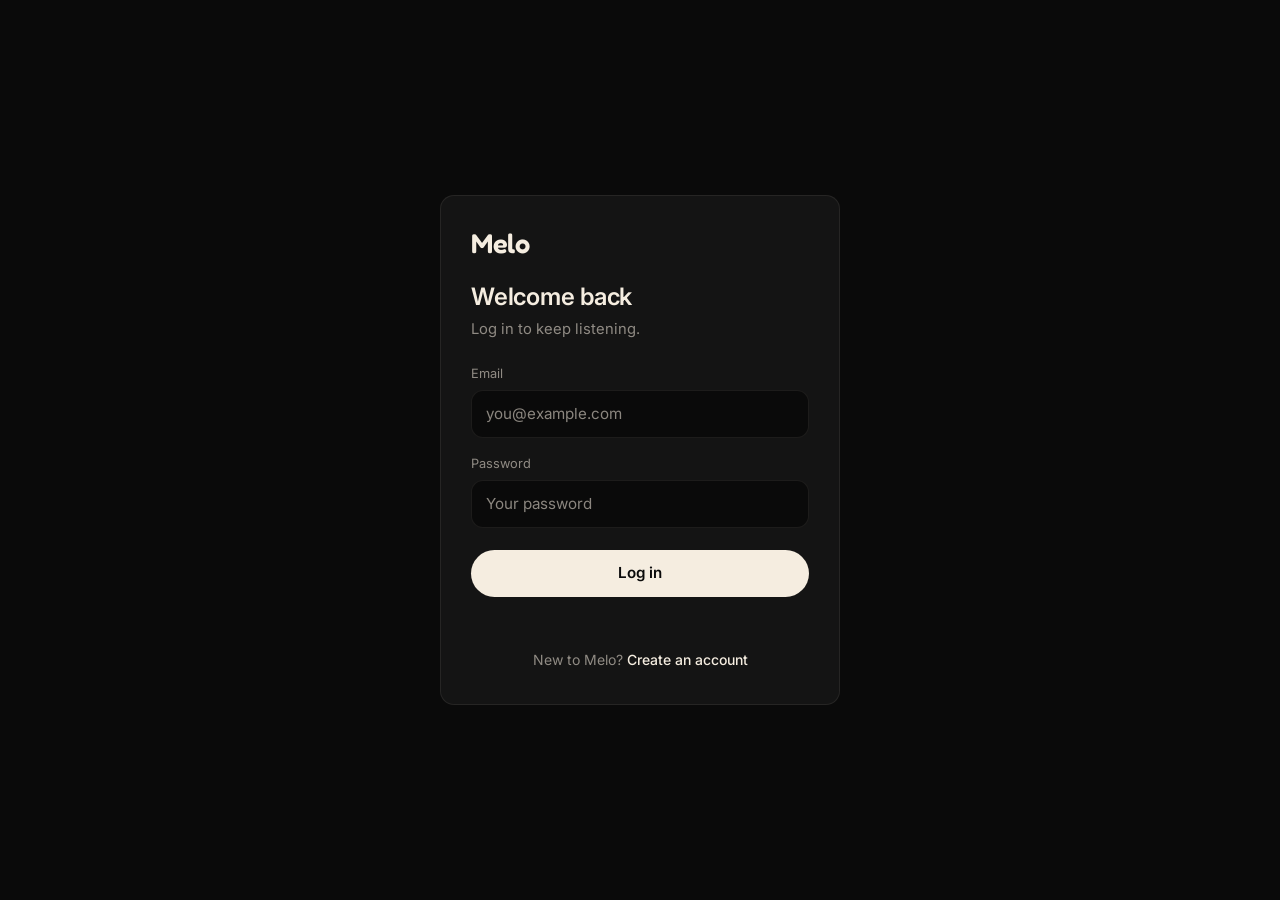
<file: frontend/index.html>
<!DOCTYPE html>
<html lang="en">
<head>
  <meta charset="UTF-8" />
  <meta name="viewport" content="width=device-width, initial-scale=1.0" />
  <title>Melo</title>
  <link rel="icon" href="data:image/svg+xml,<svg xmlns='http://www.w3.org/2000/svg' viewBox='0 0 100 100'><circle cx='50' cy='50' r='42' fill='%23F5EDE0'/></svg>" />
  <link rel="preconnect" href="https://fonts.googleapis.com" />
  <link rel="preconnect" href="https://fonts.gstatic.com" crossorigin />
  <link href="https://fonts.googleapis.com/css2?family=Fredoka:wght@500;600&family=Inter:wght@400;500;600&display=swap" rel="stylesheet" />
  <link rel="stylesheet" href="css/base.css" />
  <link rel="stylesheet" href="css/layout.css" />
  <link rel="stylesheet" href="css/player.css" />
</head>
<body>

  <a class="skip-link" href="#main-content">Skip to content</a>

  <div id="app">
    <aside id="sidebar" data-auth-href="pages/login.html">
      <a class="logo" href="index.html" aria-label="Melo home">Melo</a>
      <nav aria-label="Primary">
        <a href="index.html" class="active" aria-current="page">
          <svg class="icon" viewBox="0 0 24 24" aria-hidden="true"><path d="M3.5 10.6 12 3.6l8.5 7"/><path d="M5.6 9.6V19a1 1 0 0 0 1 1h3.2v-5.2h4.4V20h3.2a1 1 0 0 0 1-1V9.6"/></svg>
          <span>Home</span>
        </a>
        <a href="pages/search.html">
          <svg class="icon" viewBox="0 0 24 24" aria-hidden="true"><circle cx="11" cy="11" r="6.5"/><path d="m16 16 4.5 4.5"/></svg>
          <span>Search</span>
        </a>
        <a href="pages/library.html">
          <svg class="icon" viewBox="0 0 24 24" aria-hidden="true"><rect x="3.6" y="4.5" width="2.8" height="15" rx="1.2"/><rect x="9" y="4.5" width="2.8" height="15" rx="1.2"/><path d="M14.6 5.8 19 18"/></svg>
          <span>Your Library</span>
        </a>
      </nav>
      <div class="side-account" id="account-slot"></div>
    </aside>

    <main id="main-content">
      <header class="greeting">
        <p class="eyebrow" id="today-label">Today</p>
        <h1 id="greeting">Good evening</h1>
        <p class="sub">Nothing urgent. Press play and let it breathe.</p>
      </header>

      <section class="section" aria-labelledby="recent-heading">
        <div class="section-head">
          <h2 class="section-title" id="recent-heading">Recently played</h2>
          <a class="section-link" href="pages/library.html">See all</a>
        </div>
        <div class="card-row" id="recent-row" aria-busy="true"></div>
      </section>

      <section class="section" aria-labelledby="made-heading">
        <div class="section-head">
          <h2 class="section-title" id="made-heading">Made for you</h2>
        </div>
        <div class="card-grid" id="made-grid" aria-busy="true"></div>
      </section>
    </main>
  </div>

  <footer id="player-bar" aria-label="Player">
    <audio id="audio-player" preload="metadata"></audio>

    <div class="np" id="now-playing">
      <div class="np-cover" id="np-cover" aria-hidden="true"></div>
      <div class="np-meta" aria-live="polite">
        <span class="np-title" id="np-title">No track playing</span>
        <span class="np-artist" id="np-artist">Pick something you love</span>
      </div>
      <button type="button" class="icon-btn np-like" id="like-btn" data-like="" aria-label="Save to Liked Songs" aria-pressed="false">
        <svg class="icon" viewBox="0 0 24 24" aria-hidden="true"><path d="M20.8 4.6a5.5 5.5 0 0 0-7.8 0L12 5.7l-1.1-1.1a5.5 5.5 0 0 0-7.8 7.8l1.1 1.1L12 21.2l7.8-7.8 1.1-1.1a5.5 5.5 0 0 0 0-7.7z"/></svg>
      </button>
    </div>

    <div class="player-center">
      <div class="controls">
        <button type="button" class="icon-btn ctrl-extra" id="shuffle-btn" aria-label="Shuffle" aria-pressed="false">
          <svg class="icon" viewBox="0 0 24 24" aria-hidden="true"><path d="M16 3h5v5"/><path d="M4 20 21 3"/><path d="M21 16v5h-5"/><path d="m15 15 6 6"/><path d="m4 4 5 5"/></svg>
        </button>
        <button type="button" class="icon-btn" id="prev-btn" aria-label="Previous track">
          <svg class="icon" viewBox="0 0 24 24" aria-hidden="true"><path d="M16 5.8v12.4L7 12z"/><path d="M4.8 5.8v12.4"/></svg>
        </button>
        <button type="button" class="play-btn" id="play-pause-btn" aria-label="Play">
          <svg class="icon i-play" viewBox="0 0 24 24" aria-hidden="true"><path d="M8.5 5.6v12.8L19 12z"/></svg>
          <svg class="icon i-pause" viewBox="0 0 24 24" aria-hidden="true"><path d="M9.5 5.5v13"/><path d="M14.5 5.5v13"/></svg>
        </button>
        <button type="button" class="icon-btn" id="next-btn" aria-label="Next track">
          <svg class="icon" viewBox="0 0 24 24" aria-hidden="true"><path d="M8 5.8v12.4L17 12z"/><path d="M19.2 5.8v12.4"/></svg>
        </button>
        <button type="button" class="icon-btn ctrl-extra" id="repeat-btn" aria-label="Repeat" aria-pressed="false">
          <svg class="icon" viewBox="0 0 24 24" aria-hidden="true"><path d="M17 2l4 4-4 4"/><path d="M3 11V9a4 4 0 0 1 4-4h14"/><path d="M7 22l-4-4 4-4"/><path d="M21 13v2a4 4 0 0 1-4 4H3"/></svg>
        </button>
      </div>
      <div class="progress-row">
        <span class="time" id="current-time">0:00</span>
        <div class="slider-wrap">
          <div class="slider-track"><div class="slider-fill" id="progress-fill"></div></div>
          <input type="range" class="slider" id="progress-bar" min="0" max="100" step="0.1" value="0" aria-label="Seek" />
        </div>
        <span class="time" id="duration">0:00</span>
      </div>
    </div>

    <div class="player-right">
      <svg class="icon" viewBox="0 0 24 24" aria-hidden="true"><path d="M11 5 6.5 9H3v6h3.5L11 19z"/><path d="M15.5 8.5a5 5 0 0 1 0 7"/><path d="M18.5 5.5a9 9 0 0 1 0 13"/></svg>
      <div class="slider-wrap">
        <div class="slider-track"><div class="slider-fill" id="volume-fill"></div></div>
        <input type="range" class="slider" id="volume-slider" min="0" max="1" step="0.01" value="0.8" aria-label="Volume" />
      </div>
    </div>
  </footer>

  <script src="js/api.js"></script>
  <script src="js/player.js"></script>
  <script src="js/app.js"></script>
</body>
</html>
</file>
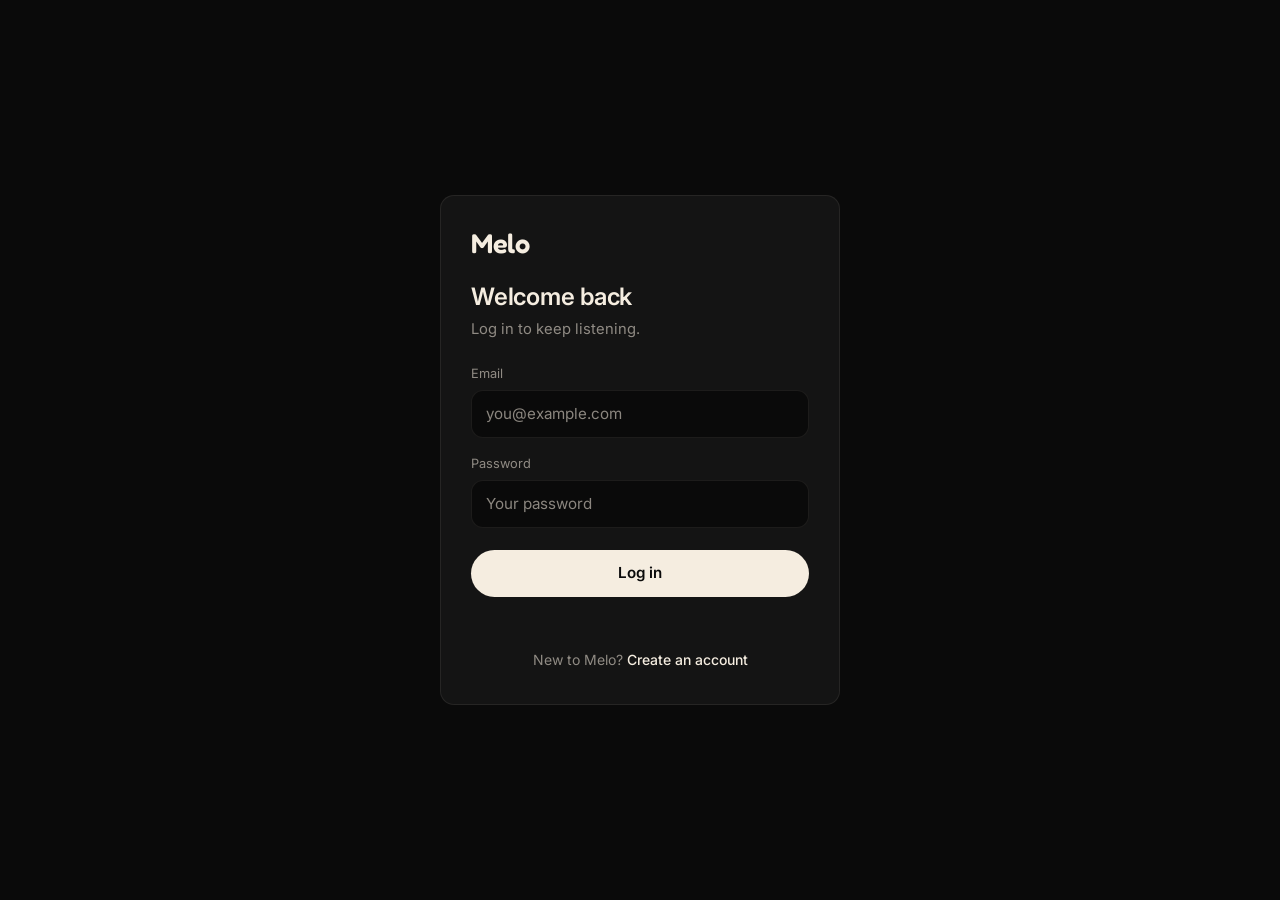
<file: frontend/pages/auth.html>
<!DOCTYPE html>
<html lang="en">
<head>
  <meta charset="UTF-8" />
  <meta name="viewport" content="width=device-width, initial-scale=1.0" />
  <meta http-equiv="refresh" content="0; url=login.html" />
  <title>Melo — Log in</title>
  <script>
    window.location.replace("login.html");
  </script>
</head>
<body>
  <p>Redirecting to <a href="login.html">log in</a>…</p>
</body>
</html>
</file>
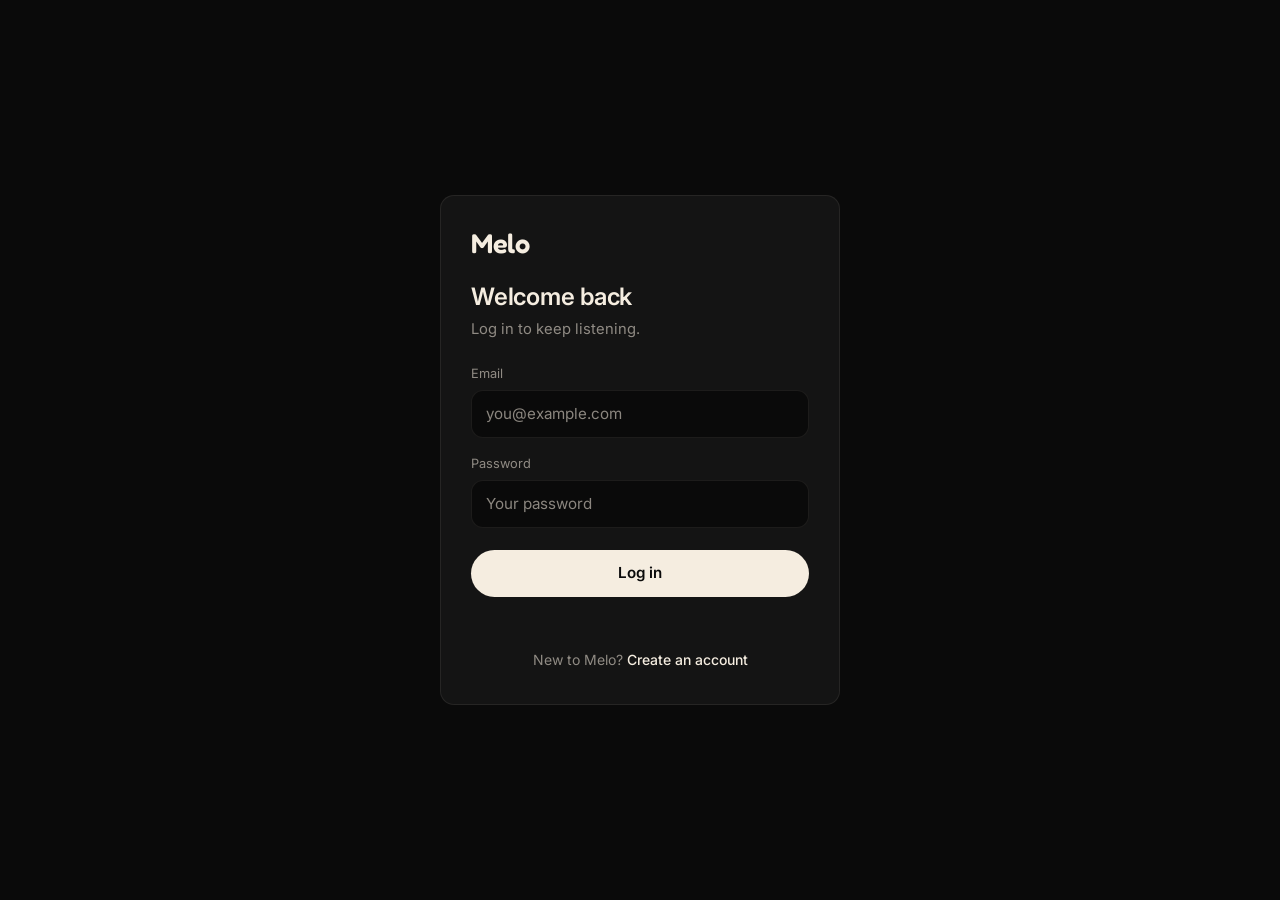
<file: frontend/pages/library.html>
<!DOCTYPE html>
<html lang="en">
<head>
  <meta charset="UTF-8" />
  <meta name="viewport" content="width=device-width, initial-scale=1.0" />
  <title>Melo — Your Library</title>
  <link rel="icon" href="data:image/svg+xml,<svg xmlns='http://www.w3.org/2000/svg' viewBox='0 0 100 100'><circle cx='50' cy='50' r='42' fill='%23F5EDE0'/></svg>" />
  <link rel="preconnect" href="https://fonts.googleapis.com" />
  <link rel="preconnect" href="https://fonts.gstatic.com" crossorigin />
  <link href="https://fonts.googleapis.com/css2?family=Fredoka:wght@500;600&family=Inter:wght@400;500;600&display=swap" rel="stylesheet" />
  <link rel="stylesheet" href="../css/base.css" />
  <link rel="stylesheet" href="../css/layout.css" />
  <link rel="stylesheet" href="../css/player.css" />
</head>
<body>

  <a class="skip-link" href="#main-content">Skip to content</a>

  <div id="app">
    <aside id="sidebar" data-auth-href="login.html">
      <a class="logo" href="../index.html" aria-label="Melo home">Melo</a>
      <nav aria-label="Primary">
        <a href="../index.html">
          <svg class="icon" viewBox="0 0 24 24" aria-hidden="true"><path d="M3.5 10.6 12 3.6l8.5 7"/><path d="M5.6 9.6V19a1 1 0 0 0 1 1h3.2v-5.2h4.4V20h3.2a1 1 0 0 0 1-1V9.6"/></svg>
          <span>Home</span>
        </a>
        <a href="search.html">
          <svg class="icon" viewBox="0 0 24 24" aria-hidden="true"><circle cx="11" cy="11" r="6.5"/><path d="m16 16 4.5 4.5"/></svg>
          <span>Search</span>
        </a>
        <a href="library.html" class="active" aria-current="page">
          <svg class="icon" viewBox="0 0 24 24" aria-hidden="true"><rect x="3.6" y="4.5" width="2.8" height="15" rx="1.2"/><rect x="9" y="4.5" width="2.8" height="15" rx="1.2"/><path d="M14.6 5.8 19 18"/></svg>
          <span>Your Library</span>
        </a>
      </nav>
      <div class="side-account" id="account-slot"></div>
    </aside>

    <main id="main-content">
      <header class="greeting">
        <p class="eyebrow">Your collection</p>
        <h1>Your Library</h1>
        <p class="sub">Playlists you made and songs you kept.</p>
      </header>

      <section class="upload-section" aria-labelledby="upload-heading">
        <div class="upload-card">
          <div class="upload-copy">
            <h2 class="upload-title" id="upload-heading">Upload a track</h2>
            <p class="sub">Add an audio file to your collection.</p>
          </div>
          <form id="upload-form" class="upload-form" enctype="multipart/form-data">
            <div class="upload-grid">
              <label class="field">
                <span class="field-label">Title</span>
                <input type="text" name="title" placeholder="e.g. Midnight Drive" maxlength="255" required />
              </label>
              <label class="field">
                <span class="field-label">Artist</span>
                <input type="text" name="artist" placeholder="e.g. The Night Owls" maxlength="255" required />
              </label>
              <label class="field upload-file-field">
                <span class="field-label">Audio file</span>
                <input type="file" name="file" accept=".mp3,.wav,.ogg,.flac,audio/*" required />
              </label>
            </div>
            <div class="upload-actions">
              <p class="auth-message upload-message" id="upload-message" role="status" aria-live="polite"></p>
              <button type="submit" class="btn-primary upload-submit" id="upload-submit">Upload track</button>
            </div>
          </form>
        </div>
      </section>

      <div class="tabs" role="tablist" aria-label="Library sections">
        <button type="button" class="tab" id="tab-playlists" role="tab" aria-selected="true" aria-controls="panel-playlists">Playlists</button>
        <button type="button" class="tab" id="tab-liked" role="tab" aria-selected="false" aria-controls="panel-liked" tabindex="-1">Liked Songs</button>
      </div>

      <div id="panel-playlists" role="tabpanel" aria-labelledby="tab-playlists">
        <button type="button" class="btn-create-playlist" id="create-playlist-btn">+ Create playlist</button>
        <div id="playlists-content" aria-busy="true"></div>
      </div>
      <div id="panel-liked" role="tabpanel" aria-labelledby="tab-liked" hidden></div>

      <dialog id="create-playlist-dialog">
        <form id="create-playlist-form">
          <div class="auth-card">
            <h2 class="dialog-title">Create playlist</h2>
            <div class="field">
              <span class="field-label">Playlist name</span>
              <input type="text" name="name" placeholder="e.g. Late Night Drive" required minlength="1" maxlength="255" />
            </div>
            <div class="field">
              <label class="field-checkbox">
                <input type="checkbox" name="is_public" checked />
                <span>Public playlist</span>
              </label>
            </div>
            <p class="auth-message" id="create-playlist-message" role="status" aria-live="polite"></p>
            <div class="dialog-actions">
              <button type="button" class="btn-cancel" id="cancel-create-playlist">Cancel</button>
              <button type="submit" class="btn-primary" id="submit-create-playlist">Create</button>
            </div>
          </div>
        </form>
      </dialog>
    </main>
  </div>

  <footer id="player-bar" aria-label="Player">
    <audio id="audio-player" preload="metadata"></audio>

    <div class="np" id="now-playing">
      <div class="np-cover" id="np-cover" aria-hidden="true"></div>
      <div class="np-meta" aria-live="polite">
        <span class="np-title" id="np-title">No track playing</span>
        <span class="np-artist" id="np-artist">Pick something you love</span>
      </div>
      <button type="button" class="icon-btn np-like" id="like-btn" data-like="" aria-label="Save to Liked Songs" aria-pressed="false">
        <svg class="icon" viewBox="0 0 24 24" aria-hidden="true"><path d="M20.8 4.6a5.5 5.5 0 0 0-7.8 0L12 5.7l-1.1-1.1a5.5 5.5 0 0 0-7.8 7.8l1.1 1.1L12 21.2l7.8-7.8 1.1-1.1a5.5 5.5 0 0 0 0-7.7z"/></svg>
      </button>
    </div>

    <div class="player-center">
      <div class="controls">
        <button type="button" class="icon-btn ctrl-extra" id="shuffle-btn" aria-label="Shuffle" aria-pressed="false">
          <svg class="icon" viewBox="0 0 24 24" aria-hidden="true"><path d="M16 3h5v5"/><path d="M4 20 21 3"/><path d="M21 16v5h-5"/><path d="m15 15 6 6"/><path d="m4 4 5 5"/></svg>
        </button>
        <button type="button" class="icon-btn" id="prev-btn" aria-label="Previous track">
          <svg class="icon" viewBox="0 0 24 24" aria-hidden="true"><path d="M16 5.8v12.4L7 12z"/><path d="M4.8 5.8v12.4"/></svg>
        </button>
        <button type="button" class="play-btn" id="play-pause-btn" aria-label="Play">
          <svg class="icon i-play" viewBox="0 0 24 24" aria-hidden="true"><path d="M8.5 5.6v12.8L19 12z"/></svg>
          <svg class="icon i-pause" viewBox="0 0 24 24" aria-hidden="true"><path d="M9.5 5.5v13"/><path d="M14.5 5.5v13"/></svg>
        </button>
        <button type="button" class="icon-btn" id="next-btn" aria-label="Next track">
          <svg class="icon" viewBox="0 0 24 24" aria-hidden="true"><path d="M8 5.8v12.4L17 12z"/><path d="M19.2 5.8v12.4"/></svg>
        </button>
        <button type="button" class="icon-btn ctrl-extra" id="repeat-btn" aria-label="Repeat" aria-pressed="false">
          <svg class="icon" viewBox="0 0 24 24" aria-hidden="true"><path d="M17 2l4 4-4 4"/><path d="M3 11V9a4 4 0 0 1 4-4h14"/><path d="M7 22l-4-4 4-4"/><path d="M21 13v2a4 4 0 0 1-4 4H3"/></svg>
        </button>
      </div>
      <div class="progress-row">
        <span class="time" id="current-time">0:00</span>
        <div class="slider-wrap">
          <div class="slider-track"><div class="slider-fill" id="progress-fill"></div></div>
          <input type="range" class="slider" id="progress-bar" min="0" max="100" step="0.1" value="0" aria-label="Seek" />
        </div>
        <span class="time" id="duration">0:00</span>
      </div>
    </div>

    <div class="player-right">
      <svg class="icon" viewBox="0 0 24 24" aria-hidden="true"><path d="M11 5 6.5 9H3v6h3.5L11 19z"/><path d="M15.5 8.5a5 5 0 0 1 0 7"/><path d="M18.5 5.5a9 9 0 0 1 0 13"/></svg>
      <div class="slider-wrap">
        <div class="slider-track"><div class="slider-fill" id="volume-fill"></div></div>
        <input type="range" class="slider" id="volume-slider" min="0" max="1" step="0.01" value="0.8" aria-label="Volume" />
      </div>
    </div>
  </footer>

  <script src="../js/api.js"></script>
  <script src="../js/player.js"></script>
  <script src="../js/app.js"></script>
</body>
</html>
</file>
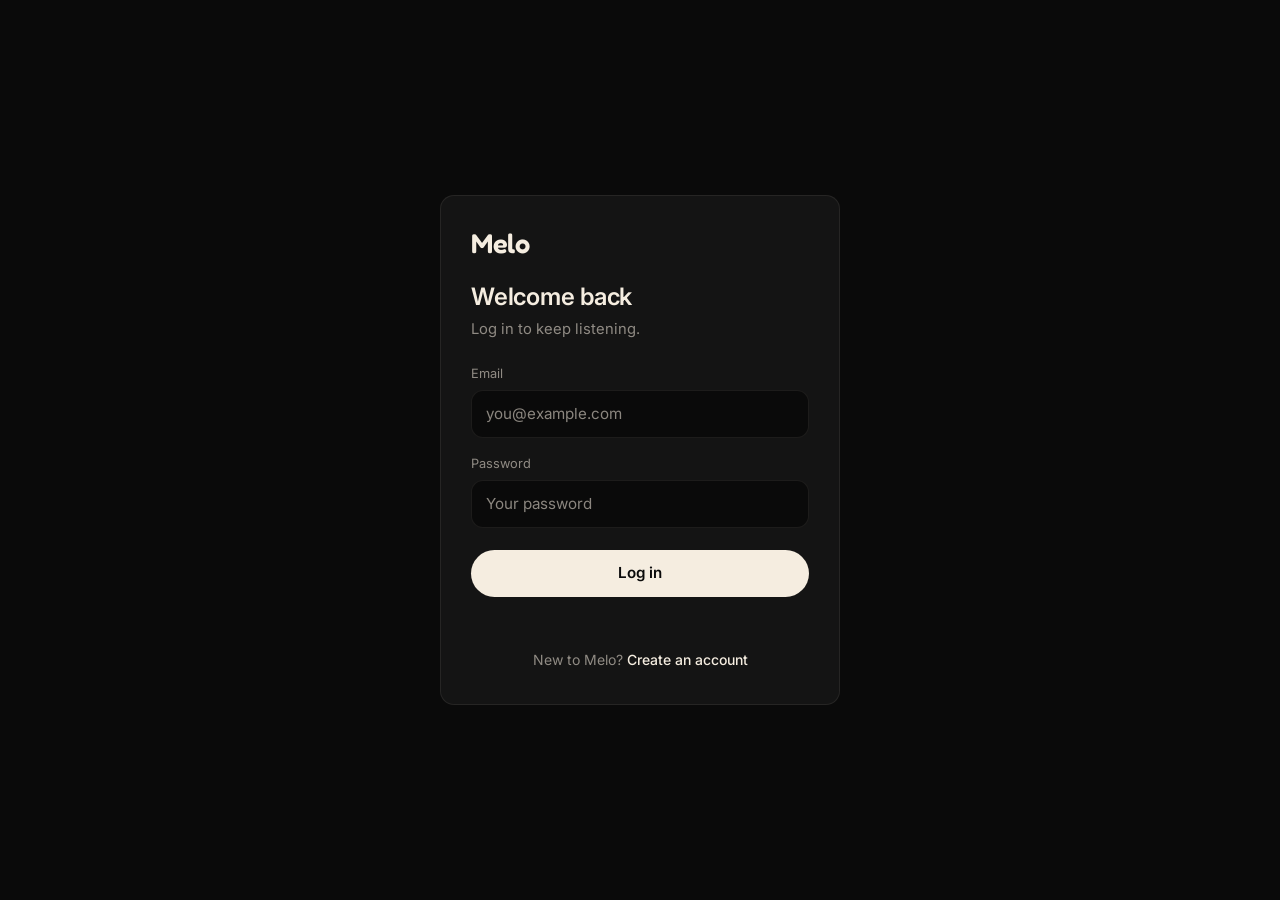
<file: frontend/pages/login.html>
<!DOCTYPE html>
<html lang="en">
<head>
  <meta charset="UTF-8" />
  <meta name="viewport" content="width=device-width, initial-scale=1.0" />
  <title>Melo — Log in</title>
  <link rel="icon" href="data:image/svg+xml,<svg xmlns='http://www.w3.org/2000/svg' viewBox='0 0 100 100'><circle cx='50' cy='50' r='42' fill='%23F5EDE0'/></svg>" />
  <link rel="preconnect" href="https://fonts.googleapis.com" />
  <link rel="preconnect" href="https://fonts.gstatic.com" crossorigin />
  <link href="https://fonts.googleapis.com/css2?family=Fredoka:wght@500;600&family=Inter:wght@400;500;600&display=swap" rel="stylesheet" />
  <link rel="stylesheet" href="../css/base.css" />
  <link rel="stylesheet" href="../css/layout.css" />
  <link rel="stylesheet" href="../css/player.css" />
</head>
<body>

  <a class="skip-link" href="#main-content">Skip to content</a>

  <div id="app">
    <main id="main-content" class="auth-main">
      <div class="auth-card">
        <a class="auth-logo" href="../index.html" aria-label="Melo home">Melo</a>

        <h1 class="auth-title">Welcome back</h1>
        <p class="auth-sub">Log in to keep listening.</p>

        <form id="login-form">
          <label class="field">
            <span class="field-label">Email</span>
            <input type="email" name="email" autocomplete="email" placeholder="you@example.com" required />
          </label>
          <label class="field">
            <span class="field-label">Password</span>
            <input type="password" name="password" autocomplete="current-password" placeholder="Your password" minlength="8" required />
          </label>
          <button type="submit" class="btn-primary" id="login-submit">Log in</button>
          <p class="auth-message" id="auth-message" role="alert" aria-live="assertive"></p>
        </form>

        <p class="auth-switch">New to Melo? <a href="signup.html">Create an account</a></p>
      </div>
    </main>
  </div>

  <script src="../js/api.js"></script>
  <script src="../js/app.js"></script>
</body>
</html>
</file>
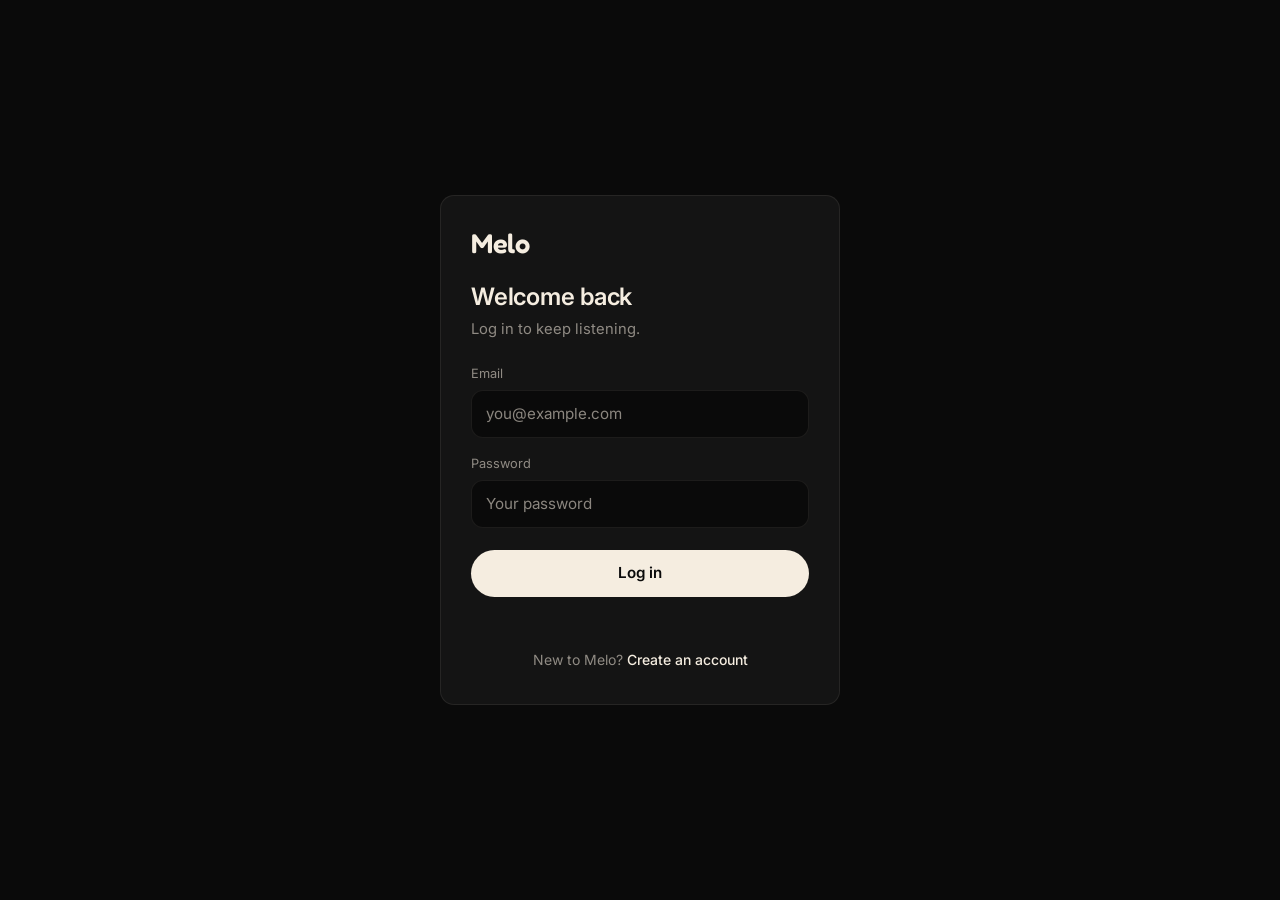
<file: frontend/pages/playlist.html>
<!DOCTYPE html>
<html lang="en">
<head>
  <meta charset="UTF-8" />
  <meta name="viewport" content="width=device-width, initial-scale=1.0" />
  <title>Melo — Playlist</title>
  <link rel="icon" href="data:image/svg+xml,<svg xmlns='http://www.w3.org/2000/svg' viewBox='0 0 100 100'><circle cx='50' cy='50' r='42' fill='%23F5EDE0'/></svg>" />
  <link rel="preconnect" href="https://fonts.googleapis.com" />
  <link rel="preconnect" href="https://fonts.gstatic.com" crossorigin />
  <link href="https://fonts.googleapis.com/css2?family=Fredoka:wght@500;600&family=Inter:wght@400;500;600&display=swap" rel="stylesheet" />
  <link rel="stylesheet" href="../css/base.css" />
  <link rel="stylesheet" href="../css/layout.css" />
  <link rel="stylesheet" href="../css/player.css" />
</head>
<body>

  <a class="skip-link" href="#main-content">Skip to content</a>

  <div id="app">
    <aside id="sidebar" data-auth-href="login.html">
      <a class="logo" href="../index.html" aria-label="Melo home">Melo</a>
      <nav aria-label="Primary">
        <a href="../index.html">
          <svg class="icon" viewBox="0 0 24 24" aria-hidden="true"><path d="M3.5 10.6 12 3.6l8.5 7"/><path d="M5.6 9.6V19a1 1 0 0 0 1 1h3.2v-5.2h4.4V20h3.2a1 1 0 0 0 1-1V9.6"/></svg>
          <span>Home</span>
        </a>
        <a href="search.html">
          <svg class="icon" viewBox="0 0 24 24" aria-hidden="true"><circle cx="11" cy="11" r="6.5"/><path d="m16 16 4.5 4.5"/></svg>
          <span>Search</span>
        </a>
        <a href="library.html" class="active" aria-current="page">
          <svg class="icon" viewBox="0 0 24 24" aria-hidden="true"><rect x="3.6" y="4.5" width="2.8" height="15" rx="1.2"/><rect x="9" y="4.5" width="2.8" height="15" rx="1.2"/><path d="M14.6 5.8 19 18"/></svg>
          <span>Your Library</span>
        </a>
      </nav>
      <div class="side-account" id="account-slot"></div>
    </aside>

    <main id="main-content">
      <div class="playlist-page" id="playlist-page">
        <header class="playlist-head">
          <div class="playlist-cover" id="playlist-cover" aria-hidden="true"></div>
          <div class="playlist-head-copy">
            <p class="eyebrow">Playlist</p>
            <h1 id="playlist-name">Playlist</h1>
            <p class="sub" id="playlist-meta">Loading…</p>
            <div class="playlist-actions">
              <button type="button" class="btn-primary playlist-play" id="playlist-play-all">Play all</button>
            </div>
          </div>
        </header>

        <p class="auth-message playlist-message" id="playlist-message" role="status" aria-live="polite"></p>

        <ul class="track-list" id="playlist-tracks" aria-busy="true"></ul>
        <div class="empty-state" id="playlist-empty" hidden>
          <strong>This playlist is empty.</strong>
          <p>Add songs from search or your library using the + button.</p>
        </div>
      </div>
    </main>
  </div>

  <footer id="player-bar" aria-label="Player">
    <audio id="audio-player" preload="metadata"></audio>

    <div class="np" id="now-playing">
      <div class="np-cover" id="np-cover" aria-hidden="true"></div>
      <div class="np-meta" aria-live="polite">
        <span class="np-title" id="np-title">No track playing</span>
        <span class="np-artist" id="np-artist">Pick something you love</span>
      </div>
      <button type="button" class="icon-btn np-like" id="like-btn" data-like="" aria-label="Save to Liked Songs" aria-pressed="false">
        <svg class="icon" viewBox="0 0 24 24" aria-hidden="true"><path d="M20.8 4.6a5.5 5.5 0 0 0-7.8 0L12 5.7l-1.1-1.1a5.5 5.5 0 0 0-7.8 7.8l1.1 1.1L12 21.2l7.8-7.8 1.1-1.1a5.5 5.5 0 0 0 0-7.7z"/></svg>
      </button>
    </div>

    <div class="player-center">
      <div class="controls">
        <button type="button" class="icon-btn ctrl-extra" id="shuffle-btn" aria-label="Shuffle" aria-pressed="false">
          <svg class="icon" viewBox="0 0 24 24" aria-hidden="true"><path d="M16 3h5v5"/><path d="M4 20 21 3"/><path d="M21 16v5h-5"/><path d="m15 15 6 6"/><path d="m4 4 5 5"/></svg>
        </button>
        <button type="button" class="icon-btn" id="prev-btn" aria-label="Previous track">
          <svg class="icon" viewBox="0 0 24 24" aria-hidden="true"><path d="M16 5.8v12.4L7 12z"/><path d="M4.8 5.8v12.4"/></svg>
        </button>
        <button type="button" class="play-btn" id="play-pause-btn" aria-label="Play">
          <svg class="icon i-play" viewBox="0 0 24 24" aria-hidden="true"><path d="M8.5 5.6v12.8L19 12z"/></svg>
          <svg class="icon i-pause" viewBox="0 0 24 24" aria-hidden="true"><path d="M9.5 5.5v13"/><path d="M14.5 5.5v13"/></svg>
        </button>
        <button type="button" class="icon-btn" id="next-btn" aria-label="Next track">
          <svg class="icon" viewBox="0 0 24 24" aria-hidden="true"><path d="M8 5.8v12.4L17 12z"/><path d="M19.2 5.8v12.4"/></svg>
        </button>
        <button type="button" class="icon-btn ctrl-extra" id="repeat-btn" aria-label="Repeat" aria-pressed="false">
          <svg class="icon" viewBox="0 0 24 24" aria-hidden="true"><path d="M17 2l4 4-4 4"/><path d="M3 11V9a4 4 0 0 1 4-4h14"/><path d="M7 22l-4-4 4-4"/><path d="M21 13v2a4 4 0 0 1-4 4H3"/></svg>
        </button>
      </div>
      <div class="progress-row">
        <span class="time" id="current-time">0:00</span>
        <div class="slider-wrap">
          <div class="slider-track"><div class="slider-fill" id="progress-fill"></div></div>
          <input type="range" class="slider" id="progress-bar" min="0" max="100" step="0.1" value="0" aria-label="Seek" />
        </div>
        <span class="time" id="duration">0:00</span>
      </div>
    </div>

    <div class="player-right">
      <svg class="icon" viewBox="0 0 24 24" aria-hidden="true"><path d="M11 5 6.5 9H3v6h3.5L11 19z"/><path d="M15.5 8.5a5 5 0 0 1 0 7"/><path d="M18.5 5.5a9 9 0 0 1 0 13"/></svg>
      <div class="slider-wrap">
        <div class="slider-track"><div class="slider-fill" id="volume-fill"></div></div>
        <input type="range" class="slider" id="volume-slider" min="0" max="1" step="0.01" value="0.8" aria-label="Volume" />
      </div>
    </div>
  </footer>

  <script src="../js/api.js"></script>
  <script src="../js/player.js"></script>
  <script src="../js/app.js"></script>
</body>
</html>
</file>
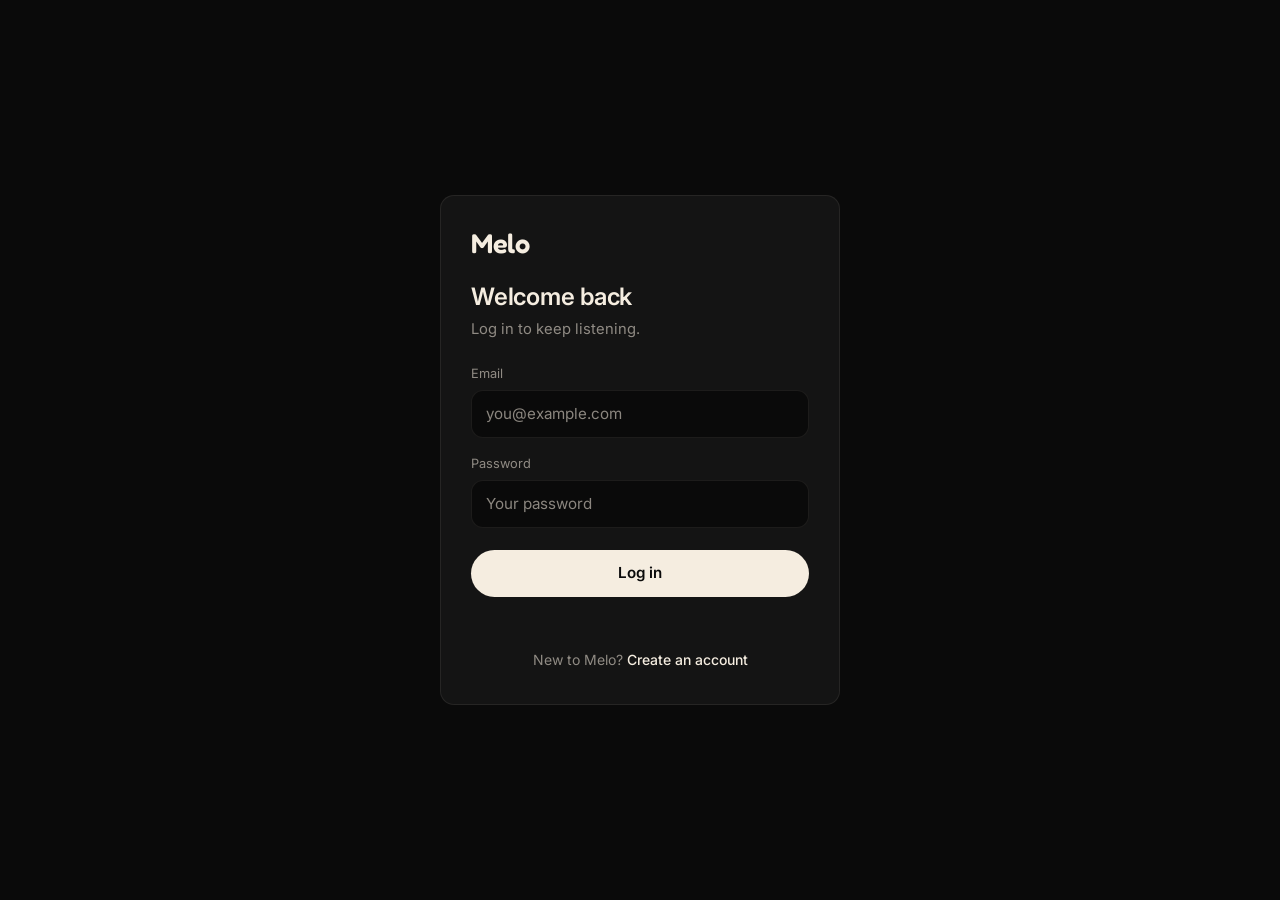
<file: frontend/pages/search.html>
<!DOCTYPE html>
<html lang="en">
<head>
  <meta charset="UTF-8" />
  <meta name="viewport" content="width=device-width, initial-scale=1.0" />
  <title>Melo — Search</title>
  <link rel="icon" href="data:image/svg+xml,<svg xmlns='http://www.w3.org/2000/svg' viewBox='0 0 100 100'><circle cx='50' cy='50' r='42' fill='%23F5EDE0'/></svg>" />
  <link rel="preconnect" href="https://fonts.googleapis.com" />
  <link rel="preconnect" href="https://fonts.gstatic.com" crossorigin />
  <link href="https://fonts.googleapis.com/css2?family=Fredoka:wght@500;600&family=Inter:wght@400;500;600&display=swap" rel="stylesheet" />
  <link rel="stylesheet" href="../css/base.css" />
  <link rel="stylesheet" href="../css/layout.css" />
  <link rel="stylesheet" href="../css/player.css" />
</head>
<body>

  <a class="skip-link" href="#main-content">Skip to content</a>

  <div id="app">
    <aside id="sidebar" data-auth-href="login.html">
      <a class="logo" href="../index.html" aria-label="Melo home">Melo</a>
      <nav aria-label="Primary">
        <a href="../index.html">
          <svg class="icon" viewBox="0 0 24 24" aria-hidden="true"><path d="M3.5 10.6 12 3.6l8.5 7"/><path d="M5.6 9.6V19a1 1 0 0 0 1 1h3.2v-5.2h4.4V20h3.2a1 1 0 0 0 1-1V9.6"/></svg>
          <span>Home</span>
        </a>
        <a href="search.html" class="active" aria-current="page">
          <svg class="icon" viewBox="0 0 24 24" aria-hidden="true"><circle cx="11" cy="11" r="6.5"/><path d="m16 16 4.5 4.5"/></svg>
          <span>Search</span>
        </a>
        <a href="library.html">
          <svg class="icon" viewBox="0 0 24 24" aria-hidden="true"><rect x="3.6" y="4.5" width="2.8" height="15" rx="1.2"/><rect x="9" y="4.5" width="2.8" height="15" rx="1.2"/><path d="M14.6 5.8 19 18"/></svg>
          <span>Your Library</span>
        </a>
      </nav>
      <div class="side-account" id="account-slot"></div>
    </aside>

    <main id="main-content">
      <div class="search-page">
        <header class="page-head">
          <h1>Search</h1>
          <p class="sub">Find a track, an artist, or just a feeling.</p>
        </header>

        <div class="search-field">
          <svg class="icon" viewBox="0 0 24 24" aria-hidden="true"><circle cx="11" cy="11" r="6.5"/><path d="m16 16 4.5 4.5"/></svg>
          <input type="search" id="search-input" placeholder="What do you want to listen to?" aria-label="Search songs and artists" autocomplete="off" />
          <button type="button" class="icon-btn search-clear" id="search-clear" aria-label="Clear search" hidden>
            <svg class="icon" viewBox="0 0 24 24" aria-hidden="true"><path d="m6 6 12 12"/><path d="m18 6-12 12"/></svg>
          </button>
        </div>

        <p class="results-label" id="results-label" hidden>Results</p>
        <p class="sr-only" id="search-status" role="status"></p>

        <section class="search-group" id="artist-group" aria-labelledby="artist-label" hidden>
          <h2 class="results-label" id="artist-label">Artists</h2>
          <ul class="track-list" id="artist-results" aria-busy="false"></ul>
        </section>

        <section class="search-group" id="track-group" aria-labelledby="track-label" hidden>
          <h2 class="results-label" id="track-label">Tracks</h2>
          <ul class="track-list" id="search-results" aria-busy="false"></ul>
        </section>

        <button type="button" class="btn-state search-more" id="search-more" hidden>Show more</button>

        <div class="empty-state" id="search-empty" role="status">
          <strong>Nothing here yet.</strong>
          <p>Search for something you love.</p>
        </div>
      </div>
    </main>
  </div>

  <footer id="player-bar" aria-label="Player">
    <audio id="audio-player" preload="metadata"></audio>

    <div class="np" id="now-playing">
      <div class="np-cover" id="np-cover" aria-hidden="true"></div>
      <div class="np-meta" aria-live="polite">
        <span class="np-title" id="np-title">No track playing</span>
        <span class="np-artist" id="np-artist">Pick something you love</span>
      </div>
      <button type="button" class="icon-btn np-like" id="like-btn" data-like="" aria-label="Save to Liked Songs" aria-pressed="false">
        <svg class="icon" viewBox="0 0 24 24" aria-hidden="true"><path d="M20.8 4.6a5.5 5.5 0 0 0-7.8 0L12 5.7l-1.1-1.1a5.5 5.5 0 0 0-7.8 7.8l1.1 1.1L12 21.2l7.8-7.8 1.1-1.1a5.5 5.5 0 0 0 0-7.7z"/></svg>
      </button>
    </div>

    <div class="player-center">
      <div class="controls">
        <button type="button" class="icon-btn ctrl-extra" id="shuffle-btn" aria-label="Shuffle" aria-pressed="false">
          <svg class="icon" viewBox="0 0 24 24" aria-hidden="true"><path d="M16 3h5v5"/><path d="M4 20 21 3"/><path d="M21 16v5h-5"/><path d="m15 15 6 6"/><path d="m4 4 5 5"/></svg>
        </button>
        <button type="button" class="icon-btn" id="prev-btn" aria-label="Previous track">
          <svg class="icon" viewBox="0 0 24 24" aria-hidden="true"><path d="M16 5.8v12.4L7 12z"/><path d="M4.8 5.8v12.4"/></svg>
        </button>
        <button type="button" class="play-btn" id="play-pause-btn" aria-label="Play">
          <svg class="icon i-play" viewBox="0 0 24 24" aria-hidden="true"><path d="M8.5 5.6v12.8L19 12z"/></svg>
          <svg class="icon i-pause" viewBox="0 0 24 24" aria-hidden="true"><path d="M9.5 5.5v13"/><path d="M14.5 5.5v13"/></svg>
        </button>
        <button type="button" class="icon-btn" id="next-btn" aria-label="Next track">
          <svg class="icon" viewBox="0 0 24 24" aria-hidden="true"><path d="M8 5.8v12.4L17 12z"/><path d="M19.2 5.8v12.4"/></svg>
        </button>
        <button type="button" class="icon-btn ctrl-extra" id="repeat-btn" aria-label="Repeat" aria-pressed="false">
          <svg class="icon" viewBox="0 0 24 24" aria-hidden="true"><path d="M17 2l4 4-4 4"/><path d="M3 11V9a4 4 0 0 1 4-4h14"/><path d="M7 22l-4-4 4-4"/><path d="M21 13v2a4 4 0 0 1-4 4H3"/></svg>
        </button>
      </div>
      <div class="progress-row">
        <span class="time" id="current-time">0:00</span>
        <div class="slider-wrap">
          <div class="slider-track"><div class="slider-fill" id="progress-fill"></div></div>
          <input type="range" class="slider" id="progress-bar" min="0" max="100" step="0.1" value="0" aria-label="Seek" />
        </div>
        <span class="time" id="duration">0:00</span>
      </div>
    </div>

    <div class="player-right">
      <svg class="icon" viewBox="0 0 24 24" aria-hidden="true"><path d="M11 5 6.5 9H3v6h3.5L11 19z"/><path d="M15.5 8.5a5 5 0 0 1 0 7"/><path d="M18.5 5.5a9 9 0 0 1 0 13"/></svg>
      <div class="slider-wrap">
        <div class="slider-track"><div class="slider-fill" id="volume-fill"></div></div>
        <input type="range" class="slider" id="volume-slider" min="0" max="1" step="0.01" value="0.8" aria-label="Volume" />
      </div>
    </div>
  </footer>

  <script src="../js/api.js"></script>
  <script src="../js/player.js"></script>
  <script src="../js/app.js"></script>
</body>
</html>
</file>
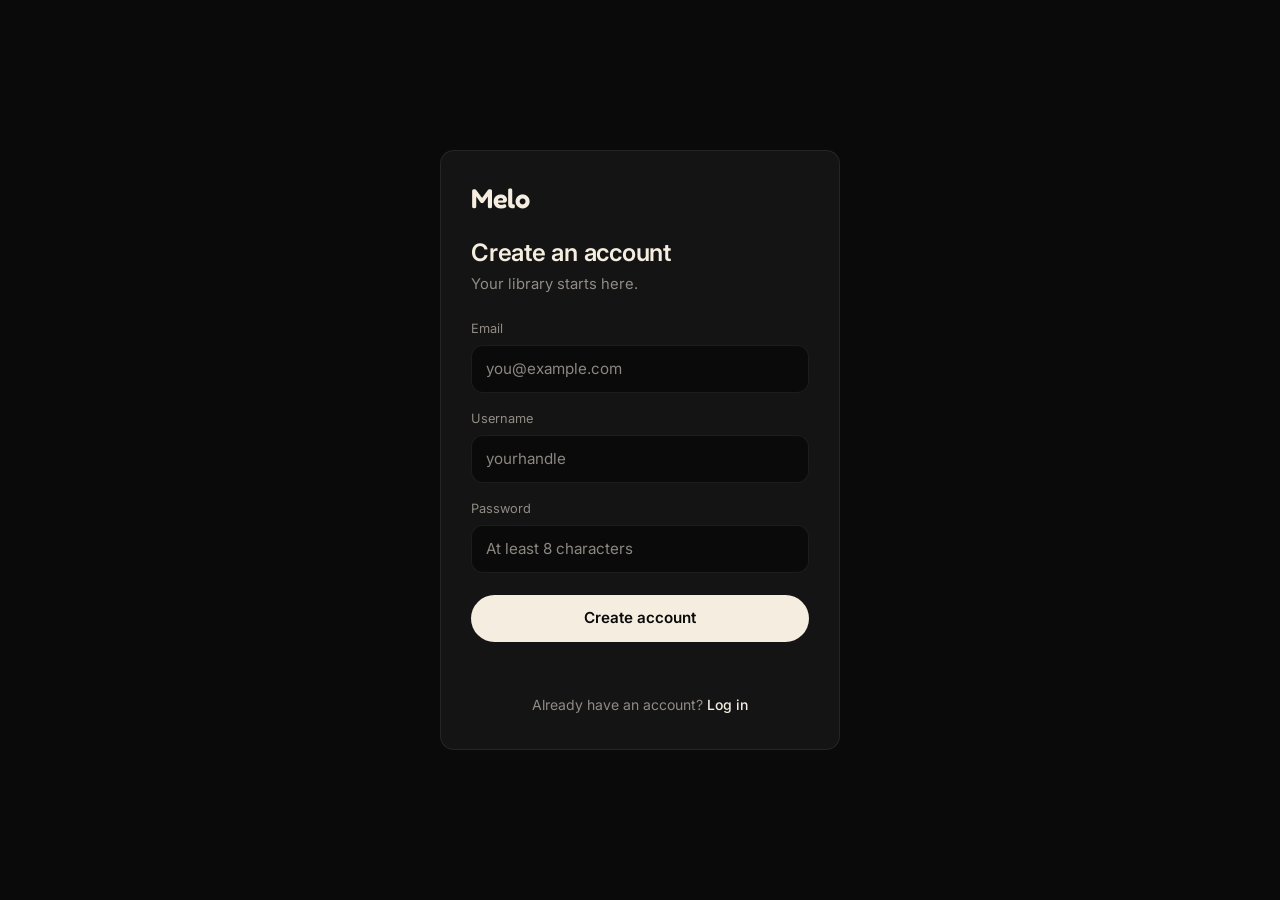
<file: frontend/pages/signup.html>
<!DOCTYPE html>
<html lang="en">
<head>
  <meta charset="UTF-8" />
  <meta name="viewport" content="width=device-width, initial-scale=1.0" />
  <title>Melo — Sign up</title>
  <link rel="icon" href="data:image/svg+xml,<svg xmlns='http://www.w3.org/2000/svg' viewBox='0 0 100 100'><circle cx='50' cy='50' r='42' fill='%23F5EDE0'/></svg>" />
  <link rel="preconnect" href="https://fonts.googleapis.com" />
  <link rel="preconnect" href="https://fonts.gstatic.com" crossorigin />
  <link href="https://fonts.googleapis.com/css2?family=Fredoka:wght@500;600&family=Inter:wght@400;500;600&display=swap" rel="stylesheet" />
  <link rel="stylesheet" href="../css/base.css" />
  <link rel="stylesheet" href="../css/layout.css" />
  <link rel="stylesheet" href="../css/player.css" />
</head>
<body>

  <a class="skip-link" href="#main-content">Skip to content</a>

  <div id="app">
    <main id="main-content" class="auth-main">
      <div class="auth-card">
        <a class="auth-logo" href="../index.html" aria-label="Melo home">Melo</a>

        <h1 class="auth-title">Create an account</h1>
        <p class="auth-sub">Your library starts here.</p>

        <form id="signup-form">
          <label class="field">
            <span class="field-label">Email</span>
            <input type="email" name="email" autocomplete="email" placeholder="you@example.com" required />
          </label>
          <label class="field">
            <span class="field-label">Username</span>
            <input type="text" name="username" autocomplete="username" placeholder="yourhandle" minlength="3" maxlength="50" required />
          </label>
          <label class="field">
            <span class="field-label">Password</span>
            <input type="password" name="password" autocomplete="new-password" placeholder="At least 8 characters" minlength="8" required />
          </label>
          <button type="submit" class="btn-primary" id="signup-submit">Create account</button>
          <p class="auth-message" id="auth-message" role="alert" aria-live="assertive"></p>
        </form>

        <p class="auth-switch">Already have an account? <a href="login.html">Log in</a></p>
      </div>
    </main>
  </div>

  <script src="../js/api.js"></script>
  <script src="../js/app.js"></script>
</body>
</html>
</file>
<file: frontend/css/base.css>
/* ============================================================
   MELO — base.css
   Tokens · reset · typography · shared primitives
   ============================================================ */

:root {
  /* ---- palette (strict) ---- */
  --bg: #0a0a0a;
  --surface: #141414;
  --cream: #f5ede0;
  --cream-55: rgba(245, 237, 224, 0.55);
  --line: rgba(245, 237, 224, 0.08);

  /* ---- cream tints: hover, fills, focus ---- */
  --cream-04: rgba(245, 237, 224, 0.04);
  --cream-06: rgba(245, 237, 224, 0.06);
  --cream-10: rgba(245, 237, 224, 0.1);
  --cream-16: rgba(245, 237, 224, 0.16);
  --focus-ring: rgba(245, 237, 224, 0.35);

  /* ---- type ---- */
  --font: "Inter", -apple-system, BlinkMacSystemFont, "Segoe UI", Roboto,
    Helvetica, Arial, sans-serif;
  --font-mark: "Fredoka", "Inter", sans-serif;

  /* ---- radii ---- */
  --r-sm: 10px;
  --r-md: 12px;
  --r-lg: 14px;
  --r-pill: 999px;

  /* ---- motion ---- */
  --t: 150ms ease;

  /* ---- layout ---- */
  --sidebar-w: 244px;
  --player-h: 88px;
  --tab-h: 0px;
}

*,
*::before,
*::after {
  box-sizing: border-box;
}

* {
  margin: 0;
  padding: 0;
}

html {
  -webkit-text-size-adjust: 100%;
}

body {
  background: var(--bg);
  color: var(--cream);
  font-family: var(--font);
  font-size: 16px;
  line-height: 1.5;
  min-height: 100vh;
  -webkit-font-smoothing: antialiased;
}

svg {
  display: block;
}

a {
  color: inherit;
  text-decoration: none;
}

button,
input {
  font: inherit;
  color: inherit;
}

button {
  background: none;
  border: none;
  cursor: pointer;
}

ul,
ol {
  list-style: none;
}

h1,
h2,
h3 {
  font-weight: 600;
  line-height: 1.2;
  letter-spacing: -0.01em;
}

::selection {
  background: var(--cream);
  color: var(--bg);
}

:focus-visible {
  outline: 2px solid var(--focus-ring);
  outline-offset: 3px;
}

/* ---- a11y helpers ---- */

.sr-only {
  position: absolute;
  width: 1px;
  height: 1px;
  padding: 0;
  margin: -1px;
  overflow: hidden;
  clip: rect(0 0 0 0);
  white-space: nowrap;
  border: 0;
}

.skip-link {
  position: fixed;
  top: 12px;
  left: 12px;
  transform: translateY(-220%);
  background: var(--cream);
  color: var(--bg);
  padding: 10px 16px;
  border-radius: var(--r-sm);
  font-size: 0.875rem;
  font-weight: 600;
  z-index: 100;
  transition: transform var(--t);
}

.skip-link:focus {
  transform: translateY(0);
}

/* ---- icons ---- */

.icon {
  width: 20px;
  height: 20px;
  flex: none;
  fill: none;
  stroke: currentColor;
  stroke-width: 1.7;
  stroke-linecap: round;
  stroke-linejoin: round;
}

.icon-sm {
  width: 16px;
  height: 16px;
}

/* ---- buttons ---- */

.icon-btn {
  display: inline-flex;
  align-items: center;
  justify-content: center;
  width: 38px;
  height: 38px;
  border-radius: var(--r-pill);
  color: var(--cream-55);
  transition: color var(--t), background-color var(--t), opacity var(--t);
}

.icon-btn:hover {
  color: var(--cream);
  background: var(--cream-06);
}

.icon-btn[aria-pressed="true"] {
  color: var(--cream);
}

.icon-btn[hidden] {
  display: none;
}

/* ---- text ---- */

.eyebrow {
  font-size: 0.75rem;
  font-weight: 600;
  letter-spacing: 0.14em;
  text-transform: uppercase;
  color: var(--cream-55);
}

.sub {
  color: var(--cream-55);
  font-size: 0.95rem;
}

/* ---- empty state ---- */

.empty-state {
  border: 1px solid var(--line);
  background: var(--surface);
  border-radius: var(--r-lg);
  padding: 48px 28px;
  text-align: center;
  color: var(--cream-55);
}

.empty-state strong {
  display: block;
  color: var(--cream);
  font-size: 1.05rem;
  font-weight: 600;
  margin-bottom: 6px;
}

.empty-state p {
  font-size: 0.925rem;
}

.btn-state {
  margin-top: 16px;
  padding: 9px 18px;
  border-radius: var(--r-pill);
  background: var(--cream);
  color: var(--bg);
  font-size: 0.875rem;
  font-weight: 600;
  transition: transform var(--t), opacity var(--t);
}

.btn-state:hover {
  transform: translateY(-1px);
  opacity: 0.95;
}

/* ---- skeletons ---- */

.skeleton {
  background: var(--cream-10);
  border-radius: var(--r-sm);
  animation: sk-pulse 1.4s ease-in-out infinite;
}

.sk-cover {
  aspect-ratio: 1;
  border-radius: var(--r-lg);
}

.sk-line {
  height: 10px;
  border-radius: var(--r-pill);
  margin-top: 10px;
}

.sk-thumb {
  width: 46px;
  height: 46px;
  border-radius: var(--r-sm);
  flex: none;
}

.sk-lines {
  flex: 1;
  min-width: 0;
}

.sk-dur {
  width: 38px;
  flex: none;
}

@keyframes sk-pulse {
  0%,
  100% {
    opacity: 0.5;
  }
  50% {
    opacity: 0.9;
  }
}

/* ---- scrollbars ---- */

::-webkit-scrollbar {
  width: 10px;
  height: 10px;
}

::-webkit-scrollbar-track {
  background: transparent;
}

::-webkit-scrollbar-thumb {
  background: var(--cream-10);
  border-radius: var(--r-pill);
  border: 3px solid var(--bg);
}

::-webkit-scrollbar-thumb:hover {
  background: var(--cream-16);
}

/* ---- reduced motion ---- */

@media (prefers-reduced-motion: reduce) {
  *,
  *::before,
  *::after {
    animation-duration: 0.01ms !important;
    animation-iteration-count: 1 !important;
    transition-duration: 0.01ms !important;
  }
}
</file>
<file: frontend/css/layout.css>
/* ============================================================
   MELO — layout.css
   Sidebar · page shells · cards · lists · tabs · responsive
   ============================================================ */

#app {
  display: flex;
  min-height: 100vh;
}

/* ---------- sidebar ---------- */

#sidebar {
  width: var(--sidebar-w);
  flex: none;
  align-self: flex-start;
  position: sticky;
  top: 0;
  height: calc(100vh - var(--player-h) - var(--tab-h));
  background: var(--surface);
  border-right: 1px solid var(--line);
  padding: 28px 16px;
  display: flex;
  flex-direction: column;
  gap: 30px;
}

#sidebar .logo {
  font-family: var(--font-mark);
  font-weight: 600;
  font-size: 1.65rem;
  letter-spacing: -0.01em;
  color: var(--cream);
  padding: 0 12px;
  line-height: 1;
}

#sidebar nav {
  display: flex;
  flex-direction: column;
  gap: 4px;
}

#sidebar nav a {
  display: flex;
  align-items: center;
  gap: 13px;
  padding: 11px 14px;
  border-radius: var(--r-md);
  color: var(--cream-55);
  font-size: 0.925rem;
  font-weight: 500;
  transition: color var(--t), background-color var(--t);
}

#sidebar nav a:hover {
  color: var(--cream);
  background: var(--cream-04);
}

#sidebar nav a.active {
  color: var(--cream);
  background: var(--cream-06);
}

/* ---------- main ---------- */

#main-content {
  flex: 1;
  min-width: 0;
  padding: 42px clamp(20px, 4vw, 56px)
    calc(var(--player-h) + var(--tab-h) + 56px);
}

/* greeting / page heads */

.greeting,
.page-head {
  margin-bottom: 44px;
}

.page-head {
  max-width: 680px;
  margin-left: auto;
  margin-right: auto;
  text-align: center;
}

.greeting .eyebrow,
.page-head .eyebrow {
  margin-bottom: 10px;
}

.greeting h1 {
  font-size: clamp(1.9rem, 4.5vw, 2.6rem);
  letter-spacing: -0.02em;
}

.page-head h1 {
  font-size: clamp(1.75rem, 4vw, 2.4rem);
  letter-spacing: -0.02em;
}

.greeting .sub,
.page-head .sub {
  margin-top: 10px;
}

/* sections */

.section + .section {
  margin-top: 52px;
}

.section-head {
  display: flex;
  align-items: baseline;
  justify-content: space-between;
  gap: 16px;
  margin-bottom: 20px;
}

.section-link {
  font-size: 0.85rem;
  font-weight: 500;
  color: var(--cream-55);
  transition: color var(--t);
}

.section-link:hover {
  color: var(--cream);
}

/* ---------- cards ---------- */

.card {
  min-width: 0;
}

.card-cover {
  position: relative;
  aspect-ratio: 1;
  border-radius: var(--r-lg);
  overflow: hidden;
  background: var(--surface);
  border: 1px solid var(--line);
  margin-bottom: 12px;
}

.cover-art {
  width: 100%;
  height: 100%;
}

.card-play {
  position: absolute;
  right: 10px;
  bottom: 10px;
  width: 42px;
  height: 42px;
  border-radius: 50%;
  background: var(--cream);
  color: var(--bg);
  display: grid;
  place-items: center;
  opacity: 0;
  transform: translateY(6px);
  transition: opacity var(--t), transform var(--t);
}

.card-play .icon {
  width: 18px;
  height: 18px;
  stroke-width: 1.5;
  fill: currentColor;
  margin-left: 1px;
}

.card-add {
  position: absolute;
  right: 10px;
  top: 10px;
  width: 34px;
  height: 34px;
  border-radius: 50%;
  background: var(--surface);
  color: var(--cream);
  border: 1px solid var(--line);
  display: grid;
  place-items: center;
  opacity: 0;
  transform: translateY(-6px);
  transition: opacity var(--t), transform var(--t), background-color var(--t);
}

.card-add .icon {
  width: 16px;
  height: 16px;
}

.card-add:hover {
  background: var(--cream-10);
}

.card:hover .card-add,
.card:focus-within .card-add,
.card-add:focus-visible {
  opacity: 1;
  transform: translateY(0);
}

.card:hover,
.card:focus-within {
  transform: translateY(-4px);
}

.card {
  transition: transform var(--t);
}

.card:hover .card-play,
.card:focus-within .card-play,
.card-play:focus-visible {
  opacity: 1;
  transform: translateY(0);
}

.card-title {
  font-size: 0.95rem;
  font-weight: 500;
  white-space: nowrap;
  overflow: hidden;
  text-overflow: ellipsis;
}

.card-sub {
  margin-top: 3px;
  font-size: 0.8rem;
  color: var(--cream-55);
  white-space: nowrap;
  overflow: hidden;
  text-overflow: ellipsis;
}

/* recently played row */

.card-row {
  display: grid;
  grid-auto-flow: column;
  grid-auto-columns: 176px;
  gap: 22px;
  overflow-x: auto;
  padding-bottom: 8px;
  scroll-snap-type: x proximity;
}

.card-row .card {
  scroll-snap-align: start;
}

.card-row.is-state {
  display: block;
  overflow: visible;
}

/* made-for-you grid */

.card-grid {
  display: grid;
  grid-template-columns: repeat(auto-fill, minmax(170px, 1fr));
  gap: 24px 22px;
}

.card-grid > .empty-state {
  grid-column: 1 / -1;
}

/* ---------- search page ---------- */

.search-page {
  max-width: 680px;
  margin: 0 auto;
}

.search-field {
  position: relative;
  margin-bottom: 38px;
}

.search-field > .icon {
  position: absolute;
  left: 22px;
  top: 50%;
  transform: translateY(-50%);
  color: var(--cream-55);
  pointer-events: none;
}

#search-input {
  width: 100%;
  padding: 18px 54px;
  background: var(--surface);
  border: 1px solid var(--line);
  border-radius: var(--r-pill);
  color: var(--cream);
  font-size: 1.05rem;
  outline: none;
  transition: border-color var(--t), box-shadow var(--t);
}

#search-input::placeholder {
  color: var(--cream-55);
}

#search-input:focus {
  border-color: var(--cream-16);
  box-shadow: 0 0 0 4px var(--cream-10);
  outline: none;
}

.search-clear {
  position: absolute;
  right: 12px;
  top: 50%;
  transform: translateY(-50%);
}

.results-label {
  font-size: 0.78rem;
  font-weight: 600;
  letter-spacing: 0.12em;
  text-transform: uppercase;
  color: var(--cream-55);
  margin-bottom: 14px;
}

.search-group:not([hidden]) + .search-group:not([hidden]) {
  margin-top: 32px;
}

.search-group .results-label {
  margin-bottom: 8px;
}

.artist-hit .track-dur {
  display: flex;
  align-items: center;
  justify-content: flex-end;
  color: var(--cream-55);
}

.search-more {
  display: block;
  margin: 24px auto 0;
}

.search-more[hidden] {
  display: none;
}


/* ---------- track list ---------- */

.track-list {
  display: flex;
  flex-direction: column;
}

.track-row {
  display: flex;
  align-items: center;
  gap: 6px;
  border-top: 1px solid var(--line);
  transition: background-color var(--t);
}

.track-row:first-child {
  border-top: none;
}

.track-row:hover {
  background: var(--cream-04);
}

.track-main {
  flex: 1;
  min-width: 0;
  display: flex;
  align-items: center;
  gap: 14px;
  padding: 11px 12px;
  text-align: left;
  border-radius: var(--r-md);
}

.track-cover {
  width: 46px;
  height: 46px;
  flex: none;
  border-radius: var(--r-sm);
  overflow: hidden;
  background: var(--surface);
}

.track-info {
  flex: 1;
  min-width: 0;
  display: flex;
  flex-direction: column;
  gap: 2px;
}

.track-title {
  font-size: 0.95rem;
  font-weight: 500;
  white-space: nowrap;
  overflow: hidden;
  text-overflow: ellipsis;
}

.track-artist {
  font-size: 0.8rem;
  color: var(--cream-55);
  white-space: nowrap;
  overflow: hidden;
  text-overflow: ellipsis;
}

.track-dur {
  font-size: 0.85rem;
  font-variant-numeric: tabular-nums;
  color: var(--cream-55);
  padding-right: 8px;
}

.heart-btn[aria-pressed="true"] .icon {
  fill: currentColor;
}

.sk-row {
  padding: 11px 12px;
}

/* ---------- library tabs ---------- */

.tabs {
  display: flex;
  gap: 4px;
  border-bottom: 1px solid var(--line);
  margin-bottom: 30px;
}

.tab {
  padding: 11px 16px;
  font-size: 0.9rem;
  font-weight: 500;
  color: var(--cream-55);
  border-bottom: 2px solid transparent;
  margin-bottom: -1px;
  transition: color var(--t), border-color var(--t);
}

.tab:hover {
  color: var(--cream);
}

.tab[aria-selected="true"] {
  color: var(--cream);
  border-bottom-color: var(--cream);
}

/* ---------- account (sidebar) ---------- */

.side-account {
  margin-top: auto;
  display: flex;
  flex-direction: column;
  gap: 6px;
}

.account-user {
  display: flex;
  align-items: center;
  gap: 10px;
  padding: 4px 14px;
}

.account-avatar {
  width: 30px;
  height: 30px;
  flex: none;
  border-radius: var(--r-pill);
  background: var(--cream);
  color: var(--bg);
  display: grid;
  place-items: center;
  font-size: 0.85rem;
  font-weight: 600;
}

.account-name {
  font-size: 0.9rem;
  font-weight: 500;
  white-space: nowrap;
  overflow: hidden;
  text-overflow: ellipsis;
}

.account-btn {
  display: flex;
  align-items: center;
  gap: 12px;
  padding: 10px 14px;
  border-radius: var(--r-md);
  color: var(--cream-55);
  font-size: 0.925rem;
  font-weight: 500;
  transition: color var(--t), background-color var(--t);
}

.account-btn:hover {
  color: var(--cream);
  background: var(--cream-04);
}

/* ---------- auth page ---------- */

#main-content.auth-main {
  flex: 1;
  min-width: 0;
  min-height: 100vh;
  display: flex;
  align-items: center;
  justify-content: center;
  padding: 40px 20px;
}

.auth-card {
  width: 100%;
  max-width: 400px;
  background: var(--surface);
  border: 1px solid var(--line);
  border-radius: var(--r-lg);
  padding: 34px 30px;
}

.auth-logo {
  display: inline-block;
  font-family: var(--font-mark);
  font-weight: 600;
  font-size: 1.7rem;
  letter-spacing: -0.01em;
  line-height: 1;
  color: var(--cream);
  margin-bottom: 26px;
}

.auth-title {
  font-size: 1.5rem;
  letter-spacing: -0.01em;
  margin-bottom: 6px;
}

.auth-sub {
  color: var(--cream-55);
  font-size: 0.925rem;
  margin-bottom: 24px;
}

.auth-tabs {
  margin-bottom: 26px;
}

.auth-switch {
  margin-top: 18px;
  text-align: center;
  font-size: 0.875rem;
  color: var(--cream-55);
}

.auth-switch a {
  color: var(--cream);
  font-weight: 500;
}

.auth-switch a:hover {
  text-decoration: underline;
}

.field {
  display: block;
  margin-bottom: 16px;
}

.field-label {
  display: block;
  font-size: 0.8rem;
  color: var(--cream-55);
  margin-bottom: 6px;
}

.field input {
  width: 100%;
  padding: 12px 14px;
  background: var(--bg);
  border: 1px solid var(--line);
  border-radius: var(--r-md);
  color: var(--cream);
  font-size: 0.95rem;
  outline: none;
  transition: border-color var(--t), box-shadow var(--t);
}

.field input::placeholder {
  color: var(--cream-55);
}

.field input:focus {
  border-color: var(--cream-16);
  box-shadow: 0 0 0 4px var(--cream-10);
}

.btn-primary {
  width: 100%;
  margin-top: 6px;
  padding: 12px 18px;
  border-radius: var(--r-pill);
  background: var(--cream);
  color: var(--bg);
  font-size: 0.95rem;
  font-weight: 600;
  transition: transform var(--t), opacity var(--t);
}

.btn-primary:hover {
  transform: translateY(-1px);
}

.btn-primary:disabled {
  opacity: 0.55;
  transform: none;
  cursor: default;
}

.auth-message {
  margin-top: 16px;
  min-height: 1.25em;
  font-size: 0.875rem;
  text-align: center;
  color: var(--cream-55);
}

.auth-message.is-error {
  color: var(--cream);
}

/* ---------- upload form ---------- */

.upload-section {
  margin-bottom: 34px;
}

.upload-card {
  background: var(--surface);
  border: 1px solid var(--line);
  border-radius: var(--r-lg);
  padding: 24px;
}

.upload-title {
  font-size: 1.15rem;
  letter-spacing: -0.01em;
}

.upload-copy .sub {
  margin-top: 4px;
}

.upload-form {
  margin-top: 20px;
}

.upload-grid {
  display: grid;
  grid-template-columns: repeat(auto-fit, minmax(180px, 1fr));
  gap: 16px;
}

.upload-grid .field {
  margin-bottom: 0;
}

.upload-grid .upload-file-field {
  grid-column: 1 / -1;
}

.field input[type="file"] {
  padding: 9px 12px;
  cursor: pointer;
}

.field input[type="file"]::file-selector-button {
  margin-right: 12px;
  padding: 6px 12px;
  border: 1px solid var(--line);
  border-radius: var(--r-pill);
  background: var(--cream-06);
  color: var(--cream);
  font: inherit;
  font-size: 0.85rem;
  cursor: pointer;
  transition: background-color var(--t), border-color var(--t);
}

.field input[type="file"]::file-selector-button:hover {
  background: var(--cream-10);
  border-color: var(--cream-16);
}

.upload-actions {
  display: flex;
  align-items: center;
  justify-content: space-between;
  gap: 16px;
  margin-top: 16px;
  flex-wrap: wrap;
}

.upload-message {
  flex: 1;
  min-width: 200px;
  margin-top: 0;
  text-align: left;
}

.upload-submit {
  width: auto;
  flex: none;
  margin-top: 0;
  padding: 12px 24px;
}

/* ---------- create playlist dialog ---------- */

.btn-create-playlist {
  margin-bottom: 20px;
  padding: 10px 16px;
  border-radius: var(--r-md);
  background: var(--cream);
  color: var(--bg);
  font-size: 0.925rem;
  font-weight: 600;
  cursor: pointer;
  transition: transform var(--t), opacity var(--t);
}

.btn-create-playlist:hover {
  transform: translateY(-1px);
  opacity: 0.95;
}

dialog {
  border: none;
  border-radius: var(--r-lg);
  padding: 0;
  background: var(--surface);
  box-shadow: 0 24px 48px rgba(0, 0, 0, 0.5);
}

dialog::backdrop {
  background: rgba(0, 0, 0, 0.6);
}

.dialog-title {
  font-size: 1.35rem;
  letter-spacing: -0.01em;
  margin-bottom: 20px;
}

.field-checkbox {
  display: flex;
  align-items: center;
  gap: 8px;
  font-size: 0.9rem;
  color: var(--cream-55);
  margin-bottom: 16px;
  cursor: pointer;
}

.field-checkbox input {
  flex: none;
}

.dialog-actions {
  display: flex;
  justify-content: flex-end;
  gap: 10px;
  margin-top: 24px;
}

.btn-cancel {
  padding: 10px 18px;
  border-radius: var(--r-pill);
  border: 1px solid var(--line);
  color: var(--cream-55);
  font-size: 0.925rem;
  font-weight: 500;
  cursor: pointer;
  transition: color var(--t), border-color var(--t);
}

.btn-cancel:hover {
  color: var(--cream);
  border-color: var(--cream-16);
}

/* ---------- track actions ---------- */

.track-action {
  width: 34px;
  height: 34px;
  flex: none;
  opacity: 0.65;
}

.track-action .icon {
  width: 17px;
  height: 17px;
}

.track-row:hover .track-action,
.track-action:focus-visible {
  opacity: 1;
}

.track-remove:hover {
  color: var(--cream);
}

/* ---------- add-to-playlist dialog ---------- */

.add-dialog-card {
  max-width: 420px;
}

.add-dialog-card .sub {
  margin-bottom: 14px;
}

.add-playlist-list {
  display: flex;
  flex-direction: column;
  gap: 4px;
  max-height: 320px;
  overflow-y: auto;
  margin: 0 -8px;
}

.add-playlist-option {
  width: 100%;
  display: flex;
  align-items: center;
  gap: 12px;
  padding: 8px;
  border-radius: var(--r-md);
  text-align: left;
  transition: background-color var(--t);
}

.add-playlist-option:hover {
  background: var(--cream-06);
}

.add-playlist-cover {
  width: 44px;
  height: 44px;
  flex: none;
  border-radius: var(--r-sm);
  overflow: hidden;
  border: 1px solid var(--line);
}

.add-playlist-copy {
  min-width: 0;
  display: flex;
  flex-direction: column;
  gap: 2px;
}

.add-playlist-name {
  font-size: 0.925rem;
  font-weight: 500;
  white-space: nowrap;
  overflow: hidden;
  text-overflow: ellipsis;
}

.add-playlist-meta,
.add-playlist-empty {
  font-size: 0.8rem;
  color: var(--cream-55);
}

.add-playlist-empty {
  padding: 16px 8px;
  text-align: center;
}

/* ---------- playlist page ---------- */

.playlist-head {
  display: flex;
  align-items: flex-end;
  gap: 26px;
  margin-bottom: 36px;
}

.playlist-cover {
  width: clamp(140px, 22vw, 210px);
  aspect-ratio: 1;
  flex: none;
  border-radius: var(--r-lg);
  overflow: hidden;
  border: 1px solid var(--line);
  background: var(--surface);
}

.playlist-head-copy {
  min-width: 0;
  padding-bottom: 6px;
}

.playlist-head-copy h1 {
  font-size: clamp(1.9rem, 5vw, 3.2rem);
  letter-spacing: -0.03em;
  margin-top: 8px;
  overflow-wrap: anywhere;
}

.playlist-head-copy .sub {
  margin-top: 8px;
}

.playlist-actions {
  display: flex;
  gap: 10px;
  margin-top: 20px;
}

.playlist-play {
  width: auto;
  margin-top: 0;
  padding: 11px 28px;
}

.playlist-message {
  text-align: left;
  margin: 0 0 12px;
}

/* ---------- responsive ---------- */

@media (max-width: 860px) {
  :root {
    --tab-h: 64px;
    --player-h: 70px;
  }

  #sidebar {
    position: fixed;
    left: 0;
    right: 0;
    bottom: 0;
    top: auto;
    width: 100%;
    height: var(--tab-h);
    padding: 6px 8px;
    border-right: none;
    border-top: 1px solid var(--line);
    z-index: 60;
    flex-direction: row;
    align-items: center;
    gap: 0;
  }

  #sidebar .logo {
    display: none;
  }

  #sidebar nav {
    flex-direction: row;
    flex: 1;
    gap: 4px;
  }

  #sidebar nav a {
    flex: 1;
    flex-direction: column;
    justify-content: center;
    gap: 3px;
    padding: 6px 4px;
    font-size: 0.65rem;
    font-weight: 500;
    text-align: center;
    border-radius: var(--r-md);
  }

  #sidebar nav a .icon {
    width: 21px;
    height: 21px;
  }

  .side-account {
    margin-top: 0;
    flex: none;
  }

  .account-user {
    display: none;
  }

  .account-btn {
    flex-direction: column;
    justify-content: center;
    gap: 3px;
    padding: 6px 12px;
    font-size: 0.65rem;
    text-align: center;
    border-radius: var(--r-md);
  }

  .account-btn .icon {
    width: 21px;
    height: 21px;
  }

  #main-content {
    padding-top: 32px;
  }

  .card-row {
    grid-auto-columns: 152px;
    gap: 16px;
  }

  .card-grid {
    grid-template-columns: repeat(auto-fill, minmax(140px, 1fr));
    gap: 20px 16px;
  }

  .section + .section {
    margin-top: 42px;
  }
}

@media (max-width: 520px) {
  .track-dur {
    display: none;
  }

  .card-row {
    grid-auto-columns: 144px;
  }

  .page-head,
  .greeting {
    margin-bottom: 34px;
  }
}

@media (max-width: 640px) {
  .playlist-head {
    flex-direction: column;
    align-items: flex-start;
    gap: 16px;
  }

  .playlist-cover {
    width: 130px;
  }

  .track-action {
    opacity: 1;
    width: 30px;
    height: 30px;
  }
}
</file>
<file: frontend/css/player.css>
/* ============================================================
   MELO — player.css
   Fixed bottom bar · controls · sliders · mobile condense
   ============================================================ */

#player-bar {
  position: fixed;
  left: 0;
  right: 0;
  bottom: var(--tab-h);
  height: var(--player-h);
  background: var(--surface);
  border-top: 1px solid var(--line);
  display: grid;
  grid-template-columns: minmax(0, 1fr) minmax(0, 520px) minmax(0, 1fr);
  align-items: center;
  gap: 16px;
  padding: 0 20px;
  z-index: 50;
}

/* ---------- now playing (left) ---------- */

.np {
  display: flex;
  align-items: center;
  gap: 12px;
  min-width: 0;
}

.np-cover {
  width: 50px;
  height: 50px;
  flex: none;
  border-radius: var(--r-sm);
  overflow: hidden;
  background: var(--cream-06);
  border: 1px solid var(--line);
}

.np-cover:empty {
  background: var(--cream-04);
}

.np-meta {
  min-width: 0;
  display: flex;
  flex-direction: column;
  gap: 2px;
}

.np-title {
  font-size: 0.9rem;
  font-weight: 500;
  white-space: nowrap;
  overflow: hidden;
  text-overflow: ellipsis;
}

.np-artist {
  font-size: 0.78rem;
  color: var(--cream-55);
  white-space: nowrap;
  overflow: hidden;
  text-overflow: ellipsis;
}

.np-like.is-liked {
  color: var(--cream);
}

.np-like.is-liked .icon {
  fill: currentColor;
}

/* ---------- center controls ---------- */

.player-center {
  display: flex;
  flex-direction: column;
  align-items: center;
  gap: 6px;
  min-width: 0;
}

.controls {
  display: flex;
  align-items: center;
  gap: 10px;
}

.play-btn {
  width: 44px;
  height: 44px;
  border-radius: 50%;
  background: var(--cream);
  color: var(--bg);
  display: grid;
  place-items: center;
  transition: transform var(--t);
}

.play-btn:hover {
  transform: scale(1.06);
}

.play-btn:active {
  transform: scale(0.97);
}

.play-btn .icon {
  stroke-width: 1.8;
}

.play-btn .i-play {
  fill: currentColor;
  margin-left: 2px;
}

.play-btn .i-pause {
  display: none;
  stroke-width: 2.4;
}

.play-btn.is-playing .i-play {
  display: none;
}

.play-btn.is-playing .i-pause {
  display: block;
}

/* ---------- progress ---------- */

.progress-row {
  display: flex;
  align-items: center;
  gap: 12px;
  width: 100%;
}

.time {
  font-size: 0.7rem;
  font-variant-numeric: tabular-nums;
  color: var(--cream-55);
  min-width: 32px;
  text-align: center;
  flex: none;
}

/* ---------- sliders ---------- */

.slider-wrap {
  position: relative;
  flex: 1;
  min-width: 0;
  height: 14px;
  display: flex;
  align-items: center;
}

.slider-track {
  position: absolute;
  left: 0;
  right: 0;
  height: 3px;
  background: var(--cream-10);
  border-radius: var(--r-pill);
  pointer-events: none;
}

.slider-fill {
  height: 100%;
  width: 0%;
  background: var(--cream);
  border-radius: var(--r-pill);
}

.slider {
  -webkit-appearance: none;
  appearance: none;
  position: relative;
  width: 100%;
  height: 14px;
  margin: 0;
  background: transparent;
  cursor: pointer;
}

.slider::-webkit-slider-runnable-track {
  height: 3px;
  background: transparent;
  border-radius: var(--r-pill);
}

.slider::-webkit-slider-thumb {
  -webkit-appearance: none;
  appearance: none;
  width: 11px;
  height: 11px;
  margin-top: -4px;
  border: none;
  border-radius: 50%;
  background: var(--cream);
  opacity: 0;
  transition: opacity var(--t);
}

.slider::-moz-range-track {
  height: 3px;
  background: transparent;
  border-radius: var(--r-pill);
}

.slider::-moz-range-thumb {
  width: 11px;
  height: 11px;
  border: none;
  border-radius: 50%;
  background: var(--cream);
  opacity: 0;
  transition: opacity var(--t);
}

.slider:hover::-webkit-slider-thumb,
.slider:focus-visible::-webkit-slider-thumb,
.slider:active::-webkit-slider-thumb {
  opacity: 1;
}

.slider:hover::-moz-range-thumb,
.slider:focus-visible::-moz-range-thumb,
.slider:active::-moz-range-thumb {
  opacity: 1;
}

.slider:focus-visible {
  outline-offset: 4px;
}

/* ---------- volume (right) ---------- */

.player-right {
  display: flex;
  align-items: center;
  justify-content: flex-end;
  gap: 10px;
  color: var(--cream-55);
}

.player-right .slider-wrap {
  flex: none;
  width: 96px;
}

/* ---------- responsive ---------- */

@media (max-width: 860px) {
  #player-bar {
    display: flex;
    align-items: center;
    justify-content: space-between;
    gap: 12px;
    padding: 0 14px;
  }

  .player-right {
    display: none;
  }

  .player-center {
    flex-direction: row;
    gap: 10px;
  }

  .progress-row {
    position: absolute;
    left: 14px;
    right: 14px;
    top: -7px;
    width: auto;
    gap: 0;
  }

  .progress-row .time {
    display: none;
  }

  .np-cover {
    width: 42px;
    height: 42px;
  }

  .play-btn {
    width: 40px;
    height: 40px;
  }

  .controls {
    gap: 6px;
  }
}

@media (max-width: 520px) {
  .ctrl-extra,
  .np-like {
    display: none;
  }

  .np-artist {
    display: none;
  }
}
</file>
